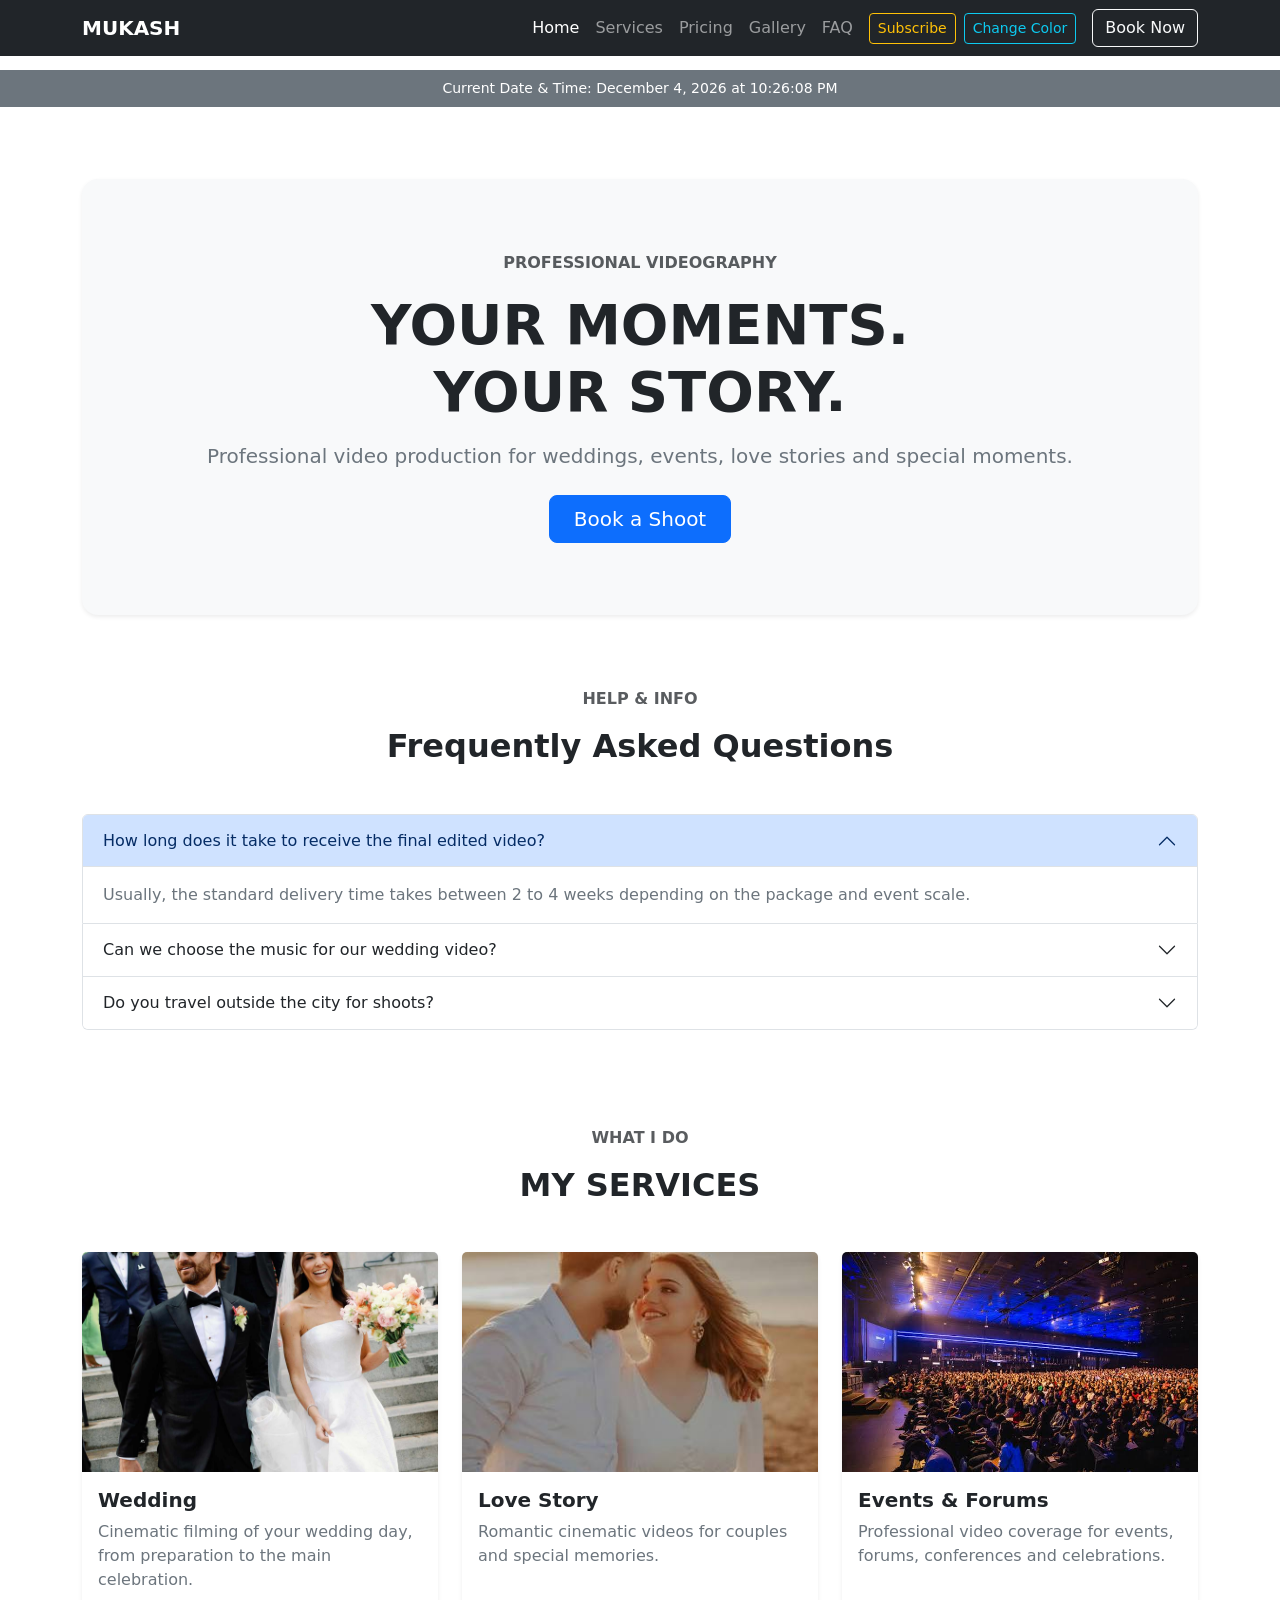
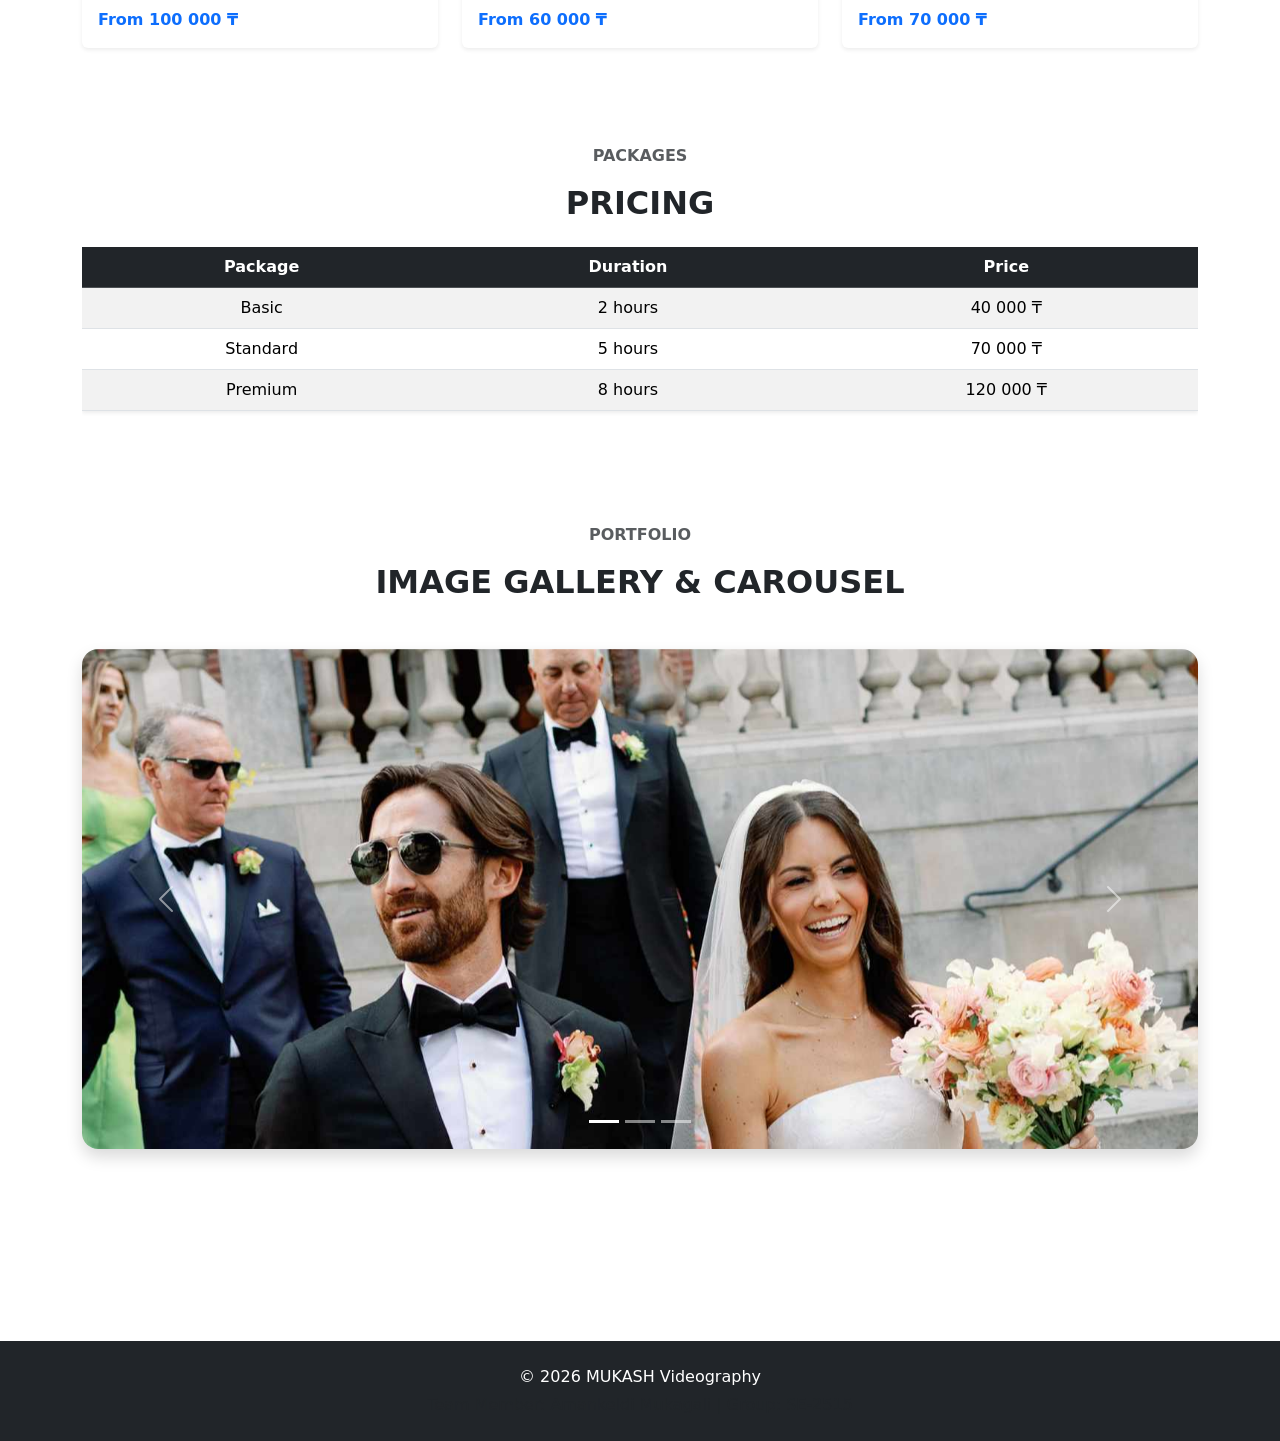
<file: index.html>
<!DOCTYPE html>
<html lang="en">
<head>
    <meta charset="UTF-8">
    <meta name="viewport" content="width=device-width, initial-scale=1.0">
    <title>MUKASH Videography</title>
    <link href="https://cdn.jsdelivr.net/npm/bootstrap@5.3.3/dist/css/bootstrap.min.css" rel="stylesheet">
    <link rel="stylesheet" href="style.css">
</head>
<body>

    <nav class="navbar navbar-expand-lg navbar-dark bg-dark fixed-top">
        <div class="container">
            <a class="navbar-brand fw-bold" href="index.html">MUKASH</a>
            <button class="navbar-toggler" type="button" data-bs-toggle="collapse" data-bs-target="#navbarNav" aria-controls="navbarNav" aria-expanded="false" aria-label="Toggle navigation">
                <span class="navbar-toggler-icon"></span>
            </button>
            <div class="collapse navbar-collapse justify-content-end" id="navbarNav">
                <ul class="navbar-nav align-items-center">
                    <li class="nav-item"><a class="nav-link active" href="index.html">Home</a></li>
                    <li class="nav-item"><a class="nav-link" href="#services">Services</a></li>
                    <li class="nav-item"><a class="nav-link" href="#pricing">Pricing</a></li>
                    <li class="nav-item"><a class="nav-link" href="#gallery">Gallery</a></li>
                    <li class="nav-item"><a class="nav-link" href="#faq">FAQ</a></li>
                    <!-- Task 3: Popup Button -->
                    <li class="nav-item ms-lg-2"><button id="openPopupBtn" class="btn btn-outline-warning btn-sm">Subscribe</button></li>
                    <!-- Task 4: Background Color Changer Button -->
                    <li class="nav-item ms-lg-2"><button id="changeBgBtn" class="btn btn-outline-info btn-sm">Change Color</button></li>
                    <li class="nav-item"><a class="btn btn-outline-light ms-lg-3" href="booking.html">Book Now</a></li>
                </ul>
            </div>
        </div>
    </nav>

    <!-- Task 5: Date and Time Display Block -->
    <div class="bg-secondary text-white text-center py-2" style="margin-top: 70px; font-size: 14px;" id="datetime-banner">
        Current Date & Time: Loading...
    </div>

    <main class="container py-5">
        
        <section class="hero text-center py-5 my-4 bg-light rounded-4 shadow-sm">
            <div class="container py-4">
                <p class="small-title text-muted fw-bold">PROFESSIONAL VIDEOGRAPHY</p>
                <h1 class="display-4 fw-bold mb-3">YOUR MOMENTS.<br>YOUR STORY.</h1>
                <p class="lead text-secondary mb-4">
                    Professional video production for weddings, events, love stories and special moments.
                </p>
                <a href="booking.html" class="btn btn-primary btn-lg px-4">Book a Shoot</a>
            </div>
        </section>

        <!-- Task 2: Accordion for FAQs -->
        <section id="faq" class="section py-5">
            <div class="text-center mb-5">
                <p class="small-title text-muted fw-bold">HELP & INFO</p>
                <h2 class="fw-bold">Frequently Asked Questions</h2>
            </div>
            <div class="accordion" id="faqAccordion">
                <div class="accordion-item">
                    <h3 class="accordion-header" id="headingOne">
                        <button class="accordion-button" type="button" data-bs-toggle="collapse" data-bs-target="#collapseOne" aria-expanded="true" aria-controls="collapseOne">
                            How long does it take to receive the final edited video?
                        </button>
                    </h3>
                    <div id="collapseOne" class="accordion-collapse collapse show" aria-labelledby="headingOne" data-bs-parent="#faqAccordion">
                        <div class="accordion-body text-secondary">
                            Usually, the standard delivery time takes between 2 to 4 weeks depending on the package and event scale.
                        </div>
                    </div>
                </div>
                <div class="accordion-item">
                    <h3 class="accordion-header" id="headingTwo">
                        <button class="accordion-button collapsed" type="button" data-bs-toggle="collapse" data-bs-target="#collapseTwo" aria-expanded="false" aria-controls="collapseTwo">
                            Can we choose the music for our wedding video?
                        </button>
                    </h3>
                    <div id="collapseTwo" class="accordion-collapse collapse" aria-labelledby="headingTwo" data-bs-parent="#faqAccordion">
                        <div class="accordion-body text-secondary">
                            Yes, absolutely! You can share your favorite tracks or let me select licensed cinematic music that best fits the mood.
                        </div>
                    </div>
                </div>
                <div class="accordion-item">
                    <h3 class="accordion-header" id="headingThree">
                        <button class="accordion-button collapsed" type="button" data-bs-toggle="collapse" data-bs-target="#collapseThree" aria-expanded="false" aria-controls="collapseThree">
                            Do you travel outside the city for shoots?
                        </button>
                    </h3>
                    <div id="collapseThree" class="accordion-collapse collapse" aria-labelledby="headingThree" data-bs-parent="#faqAccordion">
                        <div class="accordion-body text-secondary">
                            Yes, I am available for destination weddings and out-of-town events with prior arrangement.
                        </div>
                    </div>
                </div>
            </div>
        </section>

        <!-- Services Section -->
        <section id="services" class="section py-5">
            <div class="text-center mb-5">
                <p class="small-title text-muted fw-bold">WHAT I DO</p>
                <h2 class="fw-bold">MY SERVICES</h2>
            </div>
            <div class="row g-4">
                <div class="col-md-6 col-lg-4">
                    <div class="card h-100 shadow-sm border-0">
                        <img src="wedding.jpg" class="card-img-top" alt="Wedding videography" style="height: 220px; object-fit: cover;">
                        <div class="card-body d-flex flex-column">
                            <h3 class="h5 fw-bold">Wedding</h3>
                            <p class="card-text text-secondary">Cinematic filming of your wedding day, from preparation to the main celebration.</p>
                            <strong class="text-primary mt-auto">From 100 000 ₸</strong>
                        </div>
                    </div>
                </div>
                <div class="col-md-6 col-lg-4">
                    <div class="card h-100 shadow-sm border-0">
                        <img src="lovestory.jpeg" class="card-img-top" alt="Love story video" style="height: 220px; object-fit: cover;">
                        <div class="card-body d-flex flex-column">
                            <h3 class="h5 fw-bold">Love Story</h3>
                            <p class="card-text text-secondary">Romantic cinematic videos for couples and special memories.</p>
                            <strong class="text-primary mt-auto">From 60 000 ₸</strong>
                        </div>
                    </div>
                </div>
                <div class="col-md-6 col-lg-4">
                    <div class="card h-100 shadow-sm border-0">
                        <img src="event.jpeg" class="card-img-top" alt="Event videography" style="height: 220px; object-fit: cover;">
                        <div class="card-body d-flex flex-column">
                            <h3 class="h5 fw-bold">Events & Forums</h3>
                            <p class="card-text text-secondary">Professional video coverage for events, forums, conferences and celebrations.</p>
                            <strong class="text-primary mt-auto">From 70 000 ₸</strong>
                        </div>
                    </div>
                </div>
            </div>
        </section>

        <!-- Pricing Section -->
        <section id="pricing" class="section py-5">
            <div class="text-center mb-4">
                <p class="small-title text-muted fw-bold">PACKAGES</p>
                <h2 class="fw-bold">PRICING</h2>
            </div>
            <div class="table-responsive">
                <table class="table table-striped table-hover align-middle text-center shadow-sm">
                    <thead class="table-dark">
                        <tr>
                            <th>Package</th>
                            <th>Duration</th>
                            <th>Price</th>
                        </tr>
                    </thead>
                    <tbody>
                        <tr><td>Basic</td><td>2 hours</td><td>40 000 ₸</td></tr>
                        <tr><td>Standard</td><td>5 hours</td><td>70 000 ₸</td></tr>
                        <tr><td>Premium</td><td>8 hours</td><td>120 000 ₸</td></tr>
                    </tbody>
                </table>
            </div>
        </section>

        <!-- Gallery Section -->
        <section id="gallery" class="section py-5">
            <div class="text-center mb-5">
                <p class="small-title text-muted fw-bold">PORTFOLIO</p>
                <h2 class="fw-bold">IMAGE GALLERY & CAROUSEL</h2>
            </div>
            
            <div id="portfolioCarousel" class="carousel slide shadow rounded-4 overflow-hidden mb-5" data-bs-ride="carousel">
                <div class="carousel-indicators">
                    <button type="button" data-bs-target="#portfolioCarousel" data-bs-slide-to="0" class="active" aria-current="true" aria-label="Slide 1"></button>
                    <button type="button" data-bs-target="#portfolioCarousel" data-bs-slide-to="1" aria-label="Slide 2"></button>
                    <button type="button" data-bs-target="#portfolioCarousel" data-bs-slide-to="2" aria-label="Slide 3"></button>
                </div>
                <div class="carousel-inner" style="max-height: 500px;">
                    <div class="carousel-item active"><img src="wedding.jpg" class="d-block w-100" alt="Wedding Cinematic"><div class="carousel-caption d-none d-md-block bg-dark bg-opacity-50 rounded"><h5>Wedding Cinematic</h5></div></div>
                    <div class="carousel-item"><img src="lovestory.jpeg" class="d-block w-100" alt="Love Story"><div class="carousel-caption d-none d-md-block bg-dark bg-opacity-50 rounded"><h5>Love Story</h5></div></div>
                    <div class="carousel-item"><img src="event.jpeg" class="d-block w-100" alt="Business Forum"><div class="carousel-caption d-none d-md-block bg-dark bg-opacity-50 rounded"><h5>Business Forum</h5></div></div>
                </div>
                <button class="carousel-control-prev" type="button" data-bs-target="#portfolioCarousel" data-bs-slide="prev"><span class="carousel-control-prev-icon" aria-hidden="true"></span><span class="visually-hidden">Previous</span></button>
                <button class="carousel-control-next" type="button" data-bs-target="#portfolioCarousel" data-bs-slide="next"><span class="carousel-control-next-icon" aria-hidden="true"></span><span class="visually-hidden">Next</span></button>
            </div>
        </section>

    </main>

    <!-- Task 3: Popup Modal Structure -->
    <div id="subscribeModal" class="custom-popup-overlay">
        <div class="custom-popup-content bg-white p-5 rounded-4 shadow position-relative">
            <button id="closePopupBtn" class="btn-close position-absolute top-0 end-0 m-3" aria-label="Close"></button>
            <h3 class="fw-bold mb-3">Newsletter Subscription</h3>
            <p class="text-secondary mb-4">Get special offers and portfolio updates directly in your inbox.</p>
            <form id="popupSubForm">
                <div class="mb-3">
                    <input type="email" class="form-control" id="popupEmail" placeholder="Enter your email" required>
                </div>
                <button type="submit" class="btn btn-dark w-100">Subscribe Now</button>
            </form>
        </div>
    </div>

    <footer class="bg-dark text-white text-center py-4 mt-5">
        <div class="container">
            <p class="mb-1">© 2026 MUKASH Videography</p>
            <p class="text-muted mb-0">Team Member: Amankeldi Mukagali | Group: SE-2515</p>
        </div>
    </footer>

    <script src="https://cdn.jsdelivr.net/npm/bootstrap@5.3.3/dist/js/bootstrap.bundle.min.js"></script>
    <script src="script.js"></script>
</body>
</html>
</file>
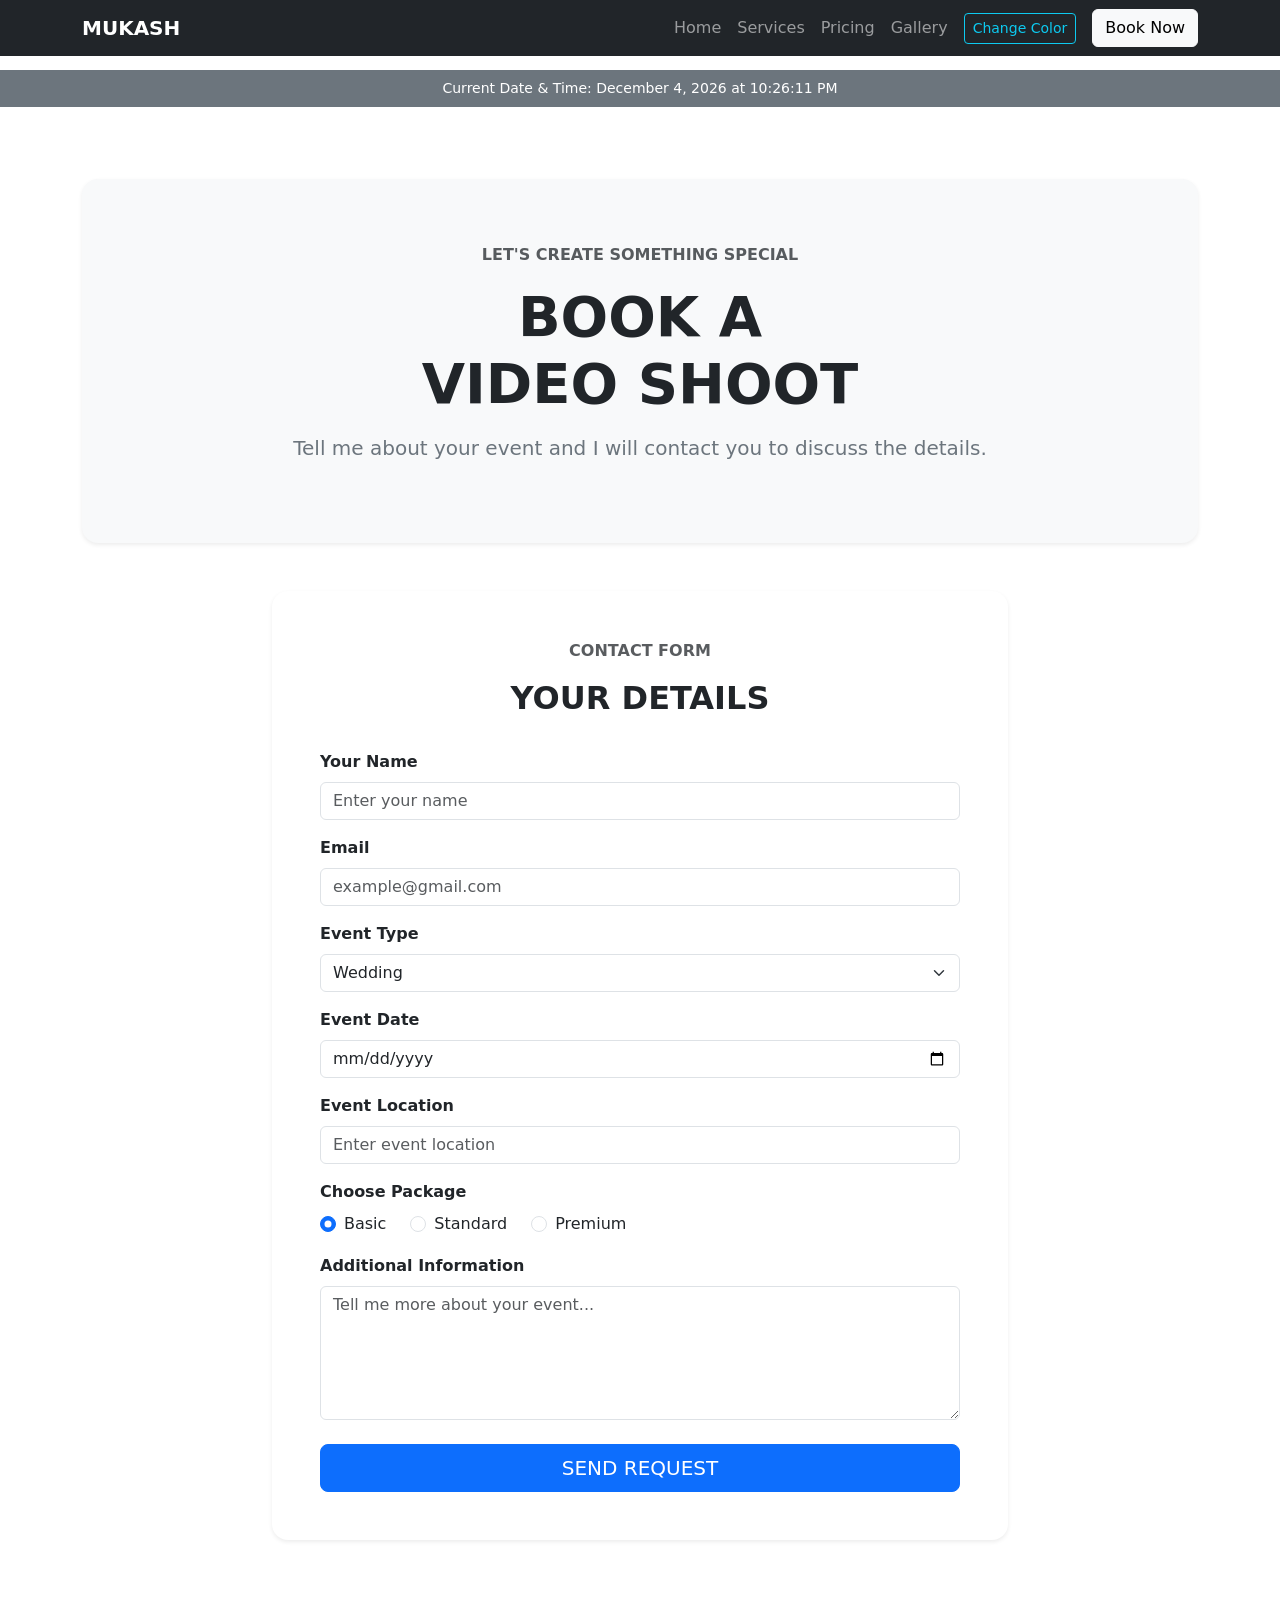
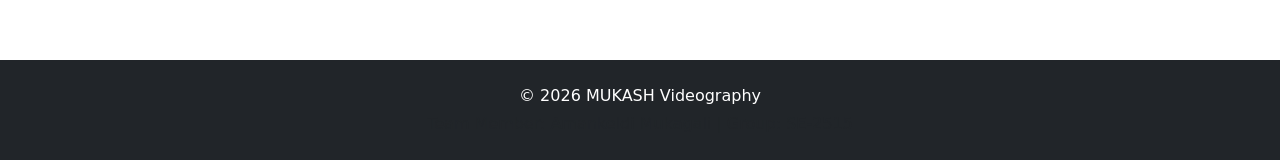
<file: booking.html>
<!DOCTYPE html>
<html lang="en">
<head>
    <meta charset="UTF-8">
    <meta name="viewport" content="width=device-width, initial-scale=1.0">
    <title>Book a Videographer | MUKASH</title>
    <link href="https://cdn.jsdelivr.net/npm/bootstrap@5.3.3/dist/css/bootstrap.min.css" rel="stylesheet">
    <link rel="stylesheet" href="style.css">
</head>
<body>

    <nav class="navbar navbar-expand-lg navbar-dark bg-dark fixed-top">
        <div class="container">
            <a class="navbar-brand fw-bold" href="index.html">MUKASH</a>
            <button class="navbar-toggler" type="button" data-bs-toggle="collapse" data-bs-target="#navbarNav" aria-controls="navbarNav" aria-expanded="false" aria-label="Toggle navigation">
                <span class="navbar-toggler-icon"></span>
            </button>
            <div class="collapse navbar-collapse justify-content-end" id="navbarNav">
                <ul class="navbar-nav align-items-center">
                    <li class="nav-item"><a class="nav-link" href="index.html">Home</a></li>
                    <li class="nav-item"><a class="nav-link" href="index.html#services">Services</a></li>
                    <li class="nav-item"><a class="nav-link" href="index.html#pricing">Pricing</a></li>
                    <li class="nav-item"><a class="nav-link" href="index.html#gallery">Gallery</a></li>
                    <li class="nav-item"><button id="changeBgBtn" class="btn btn-outline-info btn-sm ms-lg-2">Change Color</button></li>
                    <li class="nav-item"><a class="btn btn-outline-light ms-lg-3 active" href="booking.html">Book Now</a></li>
                </ul>
            </div>
        </div>
    </nav>

    <!-- Task 5: Date and Time Display Block -->
    <div class="bg-secondary text-white text-center py-2" style="margin-top: 70px; font-size: 14px;" id="datetime-banner">
        Current Date & Time: Loading...
    </div>

    <main class="container py-5">
        
        <section class="booking-hero text-center py-5 my-4 bg-light rounded-4 shadow-sm">
            <div class="container py-3">
                <p class="small-title text-muted fw-bold">LET'S CREATE SOMETHING SPECIAL</p>
                <h1 class="display-4 fw-bold mb-3">BOOK A<br>VIDEO SHOOT</h1>
                <p class="lead text-secondary">
                    Tell me about your event and I will contact you to discuss the details.
                </p>
            </div>
        </section>

        <!-- Task 1: Form with Validation Feedback Container -->
        <section class="section py-4">
            <div class="row justify-content-center">
                <div class="col-lg-8">
                    <div class="card shadow-sm border-0 p-4 p-md-5 rounded-4 bg-white">
                        <div class="text-center mb-4">
                            <p class="small-title text-muted fw-bold">CONTACT FORM</p>
                            <h2 class="fw-bold">YOUR DETAILS</h2>
                        </div>
                        
                        <div id="form-alert" class="alert d-none" role="alert"></div>

                        <form id="contact-form" novalidate>
                            <div class="mb-3">
                                <label for="name" class="form-label fw-semibold">Your Name</label>
                                <input type="text" class="form-control" id="name" name="name" placeholder="Enter your name" required>
                                <div class="invalid-feedback">Please enter your name.</div>
                            </div>

                            <div class="mb-3">
                                <label for="email" class="form-label fw-semibold">Email</label>
                                <input type="email" class="form-control" id="email" name="email" placeholder="example@gmail.com" required>
                                <div class="invalid-feedback">Please enter a valid email address.</div>
                            </div>

                            <div class="mb-3">
                                <label for="event" class="form-label fw-semibold">Event Type</label>
                                <select id="event" name="event" class="form-select">
                                    <option value="wedding">Wedding</option>
                                    <option value="love-story">Love Story</option>
                                    <option value="birthday">Birthday</option>
                                    <option value="forum">Forum</option>
                                    <option value="corporate">Corporate Event</option>
                                    <option value="other">Other</option>
                                </select>
                            </div>

                            <div class="mb-3">
                                <label for="date" class="form-label fw-semibold">Event Date</label>
                                <input type="date" class="form-control" id="date" name="date" required>
                                <div class="invalid-feedback">Please select an event date.</div>
                            </div>

                            <div class="mb-3">
                                <label for="location" class="form-label fw-semibold">Event Location</label>
                                <input type="text" class="form-control" id="location" name="location" placeholder="Enter event location">
                            </div>

                            <div class="mb-3">
                                <label class="form-label fw-semibold d-block">Choose Package</label>
                                <div class="d-flex gap-4">
                                    <div class="form-check">
                                        <input class="form-check-input" type="radio" name="package" id="pkgBasic" value="basic" checked>
                                        <label class="form-check-label" for="pkgBasic">Basic</label>
                                    </div>
                                    <div class="form-check">
                                        <input class="form-check-input" type="radio" name="package" id="pkgStandard" value="standard">
                                        <label class="form-check-label" for="pkgStandard">Standard</label>
                                    </div>
                                    <div class="form-check">
                                        <input class="form-check-input" type="radio" name="package" id="pkgPremium" value="premium">
                                        <label class="form-check-label" for="pkgPremium">Premium</label>
                                    </div>
                                </div>
                            </div>

                            <div class="mb-4">
                                <label for="message" class="form-label fw-semibold">Additional Information</label>
                                <textarea class="form-control" id="message" name="message" rows="5" placeholder="Tell me more about your event..."></textarea>
                            </div>

                            <div class="d-grid">
                                <button type="submit" class="btn btn-primary btn-lg">SEND REQUEST</button>
                            </div>
                        </form>
                    </div>
                </div>
            </div>
        </section>
    </main>

    <footer class="bg-dark text-white text-center py-4 mt-5">
        <div class="container">
            <p class="mb-1">© 2026 MUKASH Videography</p>
            <p class="text-muted mb-0">Team Member: Amankeldi Mukagali | Group: SE-2515</p>
        </div>
    </footer>

    <script src="https://cdn.jsdelivr.net/npm/bootstrap@5.3.3/dist/js/bootstrap.bundle.min.js"></script>
    <script src="script.js"></script>
</body>
</html>
</file>
<file: style.css>
/* Custom Popup Overlay Styles for Task 3 */
.custom-popup-overlay {
    display: none;
    position: fixed;
    top: 0;
    left: 0;
    width: 100%;
    height: 100%;
    background-color: rgba(0, 0, 0, 0.6);
    z-index: 2000;
    justify-content: center;
    align-items: center;
}

.custom-popup-content {
    width: 100%;
    max-width: 450px;
    box-sizing: border-box;
}
</file>
